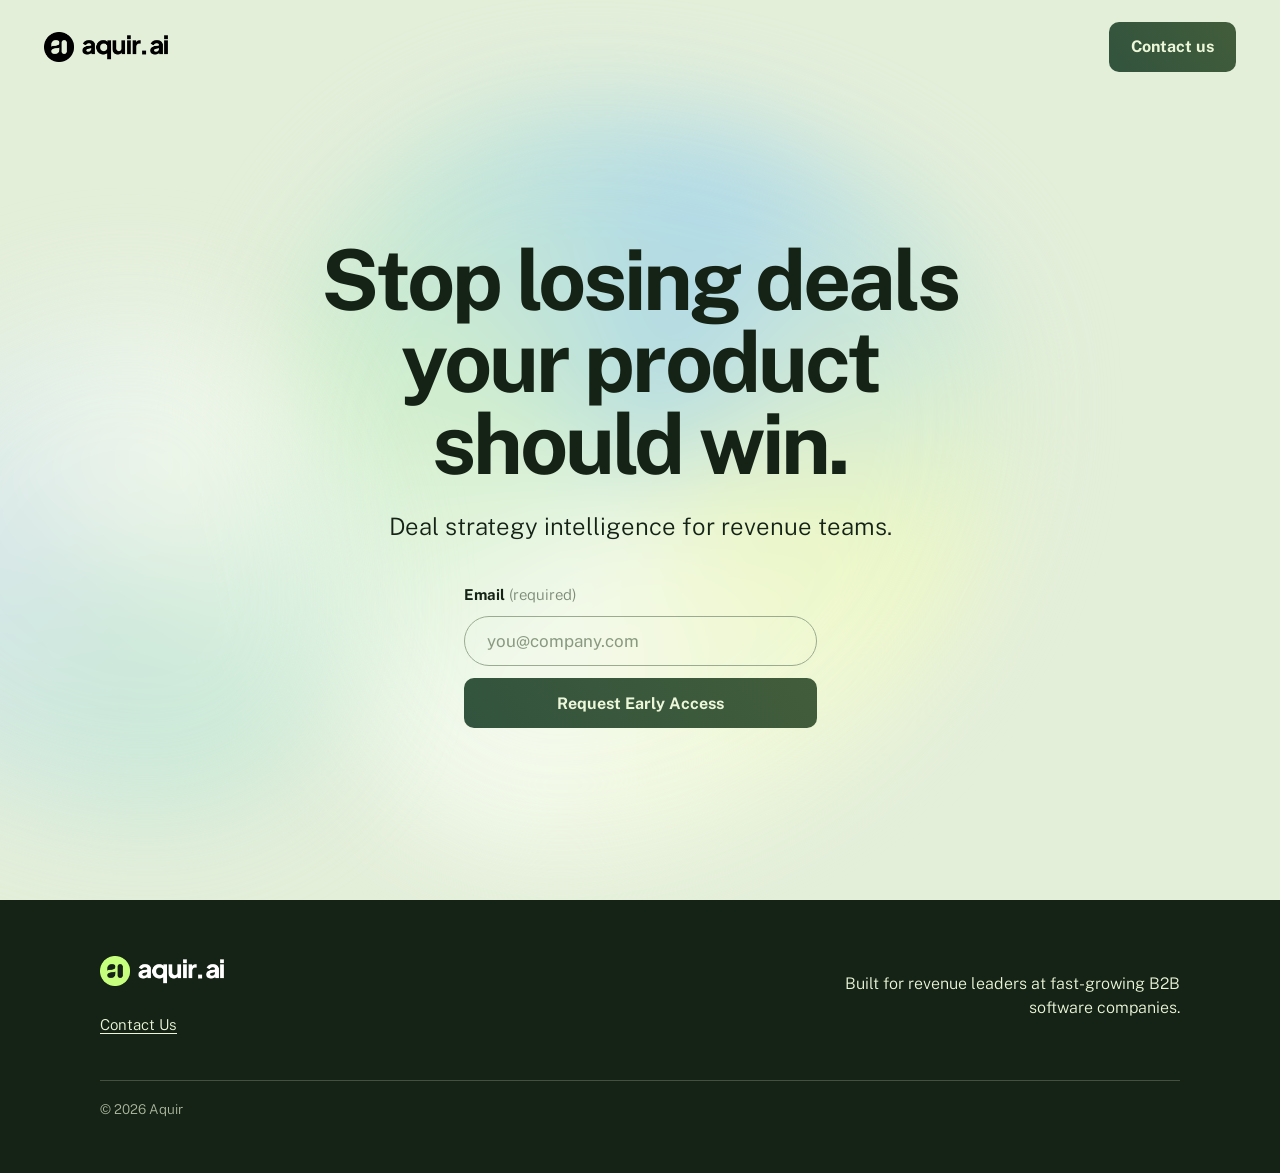
<file: index.html>
<!doctype html>
<html lang="en">
<head>
  <meta charset="utf-8" />
  <meta name="viewport" content="width=device-width, initial-scale=1" />
  <title>aquir.ai — Deal strategy intelligence for revenue teams</title>
  <meta name="description" content="Aquir is deal strategy intelligence for revenue teams. Stop losing deals your product should win. Request early access." />
  <meta name="theme-color" content="#E4EFDA" />

  <meta property="og:type" content="website" />
  <meta property="og:title" content="aquir.ai — Deal strategy intelligence for revenue teams" />
  <meta property="og:description" content="Stop losing deals your product should win." />
  <meta property="og:url" content="https://aquir.ai" />

  <link rel="preconnect" href="https://fonts.googleapis.com" />
  <link rel="preconnect" href="https://fonts.gstatic.com" crossorigin />
  <link href="https://fonts.googleapis.com/css2?family=Public+Sans:wght@300;500;700&display=swap" rel="stylesheet" />

  <link rel="stylesheet" href="styles.css" />
  <link rel="icon" href="data:image/svg+xml,<svg xmlns='http://www.w3.org/2000/svg' viewBox='0 0 32 32'><circle cx='16' cy='16' r='16' fill='%23152316'/><text x='16' y='23' text-anchor='middle' font-family='sans-serif' font-weight='700' font-size='20' fill='%23ECF7D9'>a</text></svg>" />
</head>
<body>

  <!-- ============================= HERO ============================= -->
  <section class="hero" id="hero">
    <div class="blobs" aria-hidden="true">
      <span class="blob blob--glow"></span>
      <span class="blob blob--accent"></span>
    </div>

    <header class="site-header">
      <a class="brand" href="/" aria-label="aquir.ai home">
        <img class="brand__img" src="assets/logo-dark.png" width="470" height="114" alt="aquir.ai" />
      </a>
      <a class="btn btn--contact" href="contact.html">Contact us</a>
    </header>

    <div class="hero__content">
      <h1>Stop losing deals<br />your product<br />should win.</h1>
      <p class="sub">Deal strategy intelligence for revenue teams.</p>

      <!-- Early-access capture via Web3Forms (submissions emailed to the
           registered inbox). The access_key is public by design — safe in HTML. -->
      <form class="signup" id="signup" action="https://api.web3forms.com/submit" method="POST" novalidate>
        <input type="hidden" name="access_key" value="b8186f8d-525e-4fec-a610-77e7c552d2ee" />
        <input type="hidden" name="subject" value="New Aquir early-access signup" />
        <input type="hidden" name="from_name" value="Aquir early-access form" />
        <!-- honeypot: bots tick this; real users never see it -->
        <input type="checkbox" name="botcheck" class="hp" tabindex="-1" autocomplete="off" aria-hidden="true" />
        <label class="signup__label" for="email"><b>Email</b><span class="req">(required)</span></label>
        <input id="email" name="email" type="email" required placeholder="you@company.com" autocomplete="email" />
        <button type="submit">Request Early Access</button>
      </form>
      <div class="signup__ok" id="signup-ok" role="status" hidden>
        <p class="signup__ok-title">You're on the list.</p>
        <p>Your team already has the signals to win. Aquir turns them into a clear plan for every competitive deal and helps your team act on it.</p>
        <p>We'll be in touch soon.</p>
      </div>
      <p class="signup__err" id="signup-err" role="alert" hidden>Something went wrong — please email <a href="mailto:hello@aquir.ai">hello@aquir.ai</a>.</p>
    </div>

  </section>

  <!-- ============================ FOOTER ============================ -->
  <footer class="site-footer">
    <div class="site-footer__inner">
      <div class="site-footer__cols">
        <div>
          <a class="brand" href="/" aria-label="aquir.ai home">
            <img class="brand__img" src="assets/logo-white.png" width="235" height="57" alt="aquir.ai" />
          </a>
          <nav class="footer-links" aria-label="Footer">
            <a href="contact.html">Contact Us</a>
          </nav>
        </div>
        <p class="site-footer__blurb">Built for revenue leaders at fast-growing B2B software companies.</p>
      </div>
      <hr class="site-footer__rule" />
      <p class="site-footer__copy">&copy; <span id="year">2026</span> Aquir</p>
    </div>
  </footer>

  <script>
    document.getElementById('year').textContent = new Date().getFullYear();

    // email capture — POST to Web3Forms via AJAX, keep the inline confirmation
    var form = document.getElementById('signup');
    var ok = document.getElementById('signup-ok');
    var err = document.getElementById('signup-err');
    var submitBtn = form.querySelector('button[type="submit"]');
    form.addEventListener('submit', function (e) {
      e.preventDefault();
      var email = form.email;
      if (!email.value || !email.checkValidity()) { email.reportValidity(); return; }
      err.hidden = true;
      submitBtn.disabled = true;
      submitBtn.textContent = 'Sending…';
      fetch('https://api.web3forms.com/submit', {
        method: 'POST',
        headers: { 'Content-Type': 'application/json', 'Accept': 'application/json' },
        body: JSON.stringify(Object.fromEntries(new FormData(form)))
      })
        .then(function (r) { return r.json(); })
        .then(function (data) {
          if (data.success) { form.hidden = true; ok.hidden = false; }
          else { throw new Error(data.message || 'submit failed'); }
        })
        .catch(function () {
          submitBtn.disabled = false;
          submitBtn.textContent = 'Request Early Access';
          err.hidden = false;
        });
    });
  </script>
</body>
</html>
</file>
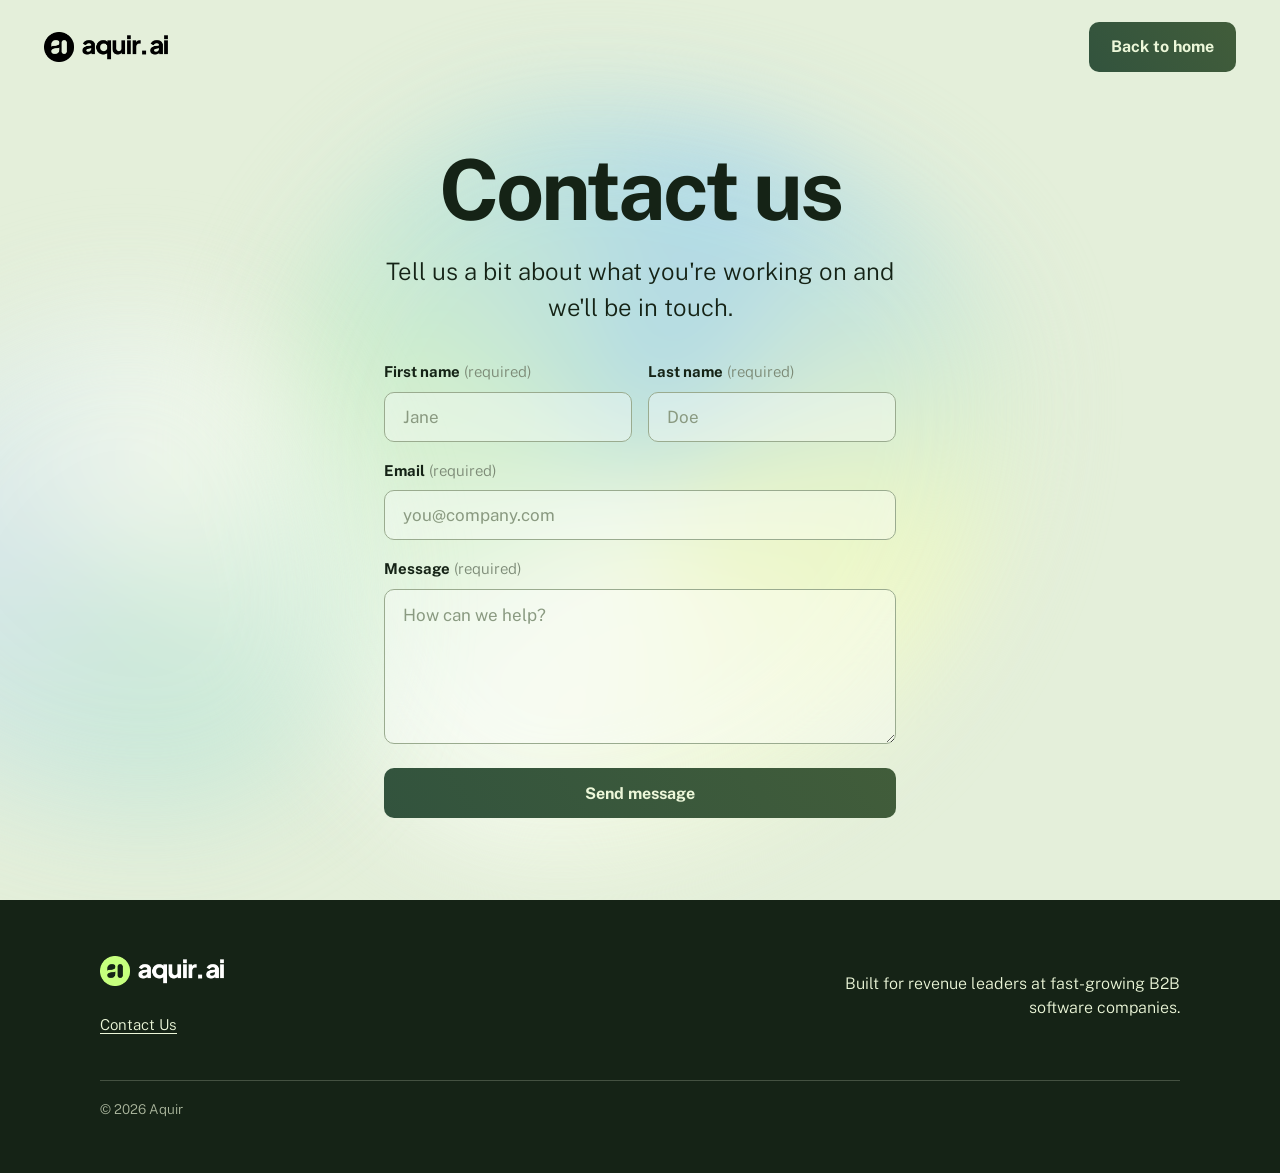
<file: contact.html>
<!doctype html>
<html lang="en">
<head>
  <meta charset="utf-8" />
  <meta name="viewport" content="width=device-width, initial-scale=1" />
  <title>Contact — aquir.ai</title>
  <meta name="description" content="Get in touch with the Aquir team." />
  <meta name="theme-color" content="#E4EFDA" />

  <meta property="og:type" content="website" />
  <meta property="og:title" content="Contact — aquir.ai" />
  <meta property="og:description" content="Get in touch with the Aquir team." />
  <meta property="og:url" content="https://aquir.ai/contact.html" />

  <link rel="preconnect" href="https://fonts.googleapis.com" />
  <link rel="preconnect" href="https://fonts.gstatic.com" crossorigin />
  <link href="https://fonts.googleapis.com/css2?family=Public+Sans:wght@300;500;700&display=swap" rel="stylesheet" />

  <link rel="stylesheet" href="styles.css" />
  <link rel="icon" href="data:image/svg+xml,<svg xmlns='http://www.w3.org/2000/svg' viewBox='0 0 32 32'><circle cx='16' cy='16' r='16' fill='%23152316'/><text x='16' y='23' text-anchor='middle' font-family='sans-serif' font-weight='700' font-size='20' fill='%23ECF7D9'>a</text></svg>" />
</head>
<body>

  <!-- ============================= CONTACT ============================= -->
  <section class="hero" id="hero">
    <div class="blobs" aria-hidden="true">
      <span class="blob blob--glow"></span>
      <span class="blob blob--accent"></span>
    </div>

    <header class="site-header">
      <a class="brand" href="/" aria-label="aquir.ai home">
        <img class="brand__img" src="assets/logo-dark.png" width="470" height="114" alt="aquir.ai" />
      </a>
      <a class="btn btn--contact" href="/">Back to home</a>
    </header>

    <div class="hero__content contact__content">
      <h1 class="contact__title">Contact us</h1>
      <p class="sub">Tell us a bit about what you're working on and we'll be in touch.</p>

      <!-- Contact form via Web3Forms (submissions emailed to the registered
           inbox). The access_key is public by design — safe in HTML. -->
      <form class="contact-form" id="contact" action="https://api.web3forms.com/submit" method="POST" novalidate>
        <input type="hidden" name="access_key" value="b8186f8d-525e-4fec-a610-77e7c552d2ee" />
        <input type="hidden" name="subject" value="New contact-form message — Aquir" />
        <input type="hidden" name="from_name" value="Aquir contact form" />
        <!-- honeypot: bots tick this; real users never see it -->
        <input type="checkbox" name="botcheck" class="hp" tabindex="-1" autocomplete="off" aria-hidden="true" />

        <div class="field-row">
          <div class="field">
            <label for="first_name"><b>First name</b><span class="req">(required)</span></label>
            <input id="first_name" name="first_name" type="text" required autocomplete="given-name" placeholder="Jane" />
          </div>
          <div class="field">
            <label for="last_name"><b>Last name</b><span class="req">(required)</span></label>
            <input id="last_name" name="last_name" type="text" required autocomplete="family-name" placeholder="Doe" />
          </div>
        </div>
        <div class="field">
          <label for="email"><b>Email</b><span class="req">(required)</span></label>
          <input id="email" name="email" type="email" required autocomplete="email" placeholder="you@company.com" />
        </div>
        <div class="field">
          <label for="message"><b>Message</b><span class="req">(required)</span></label>
          <textarea id="message" name="message" rows="5" required placeholder="How can we help?"></textarea>
        </div>
        <button type="submit">Send message</button>
      </form>
      <div class="signup__ok contact__ok" id="contact-ok" role="status" hidden>
        <p class="signup__ok-title">Message sent.</p>
        <p>Thanks for reaching out — your message is on its way to the Aquir team. We'll be in touch soon.</p>
      </div>
      <p class="signup__err" id="contact-err" role="alert" hidden>Something went wrong — please email <a href="mailto:hello@aquir.ai">hello@aquir.ai</a>.</p>
    </div>
  </section>

  <!-- ============================ FOOTER ============================ -->
  <footer class="site-footer">
    <div class="site-footer__inner">
      <div class="site-footer__cols">
        <div>
          <a class="brand" href="/" aria-label="aquir.ai home">
            <img class="brand__img" src="assets/logo-white.png" width="235" height="57" alt="aquir.ai" />
          </a>
          <nav class="footer-links" aria-label="Footer">
            <a href="contact.html">Contact Us</a>
          </nav>
        </div>
        <p class="site-footer__blurb">Built for revenue leaders at fast-growing B2B software companies.</p>
      </div>
      <hr class="site-footer__rule" />
      <p class="site-footer__copy">&copy; <span id="year">2026</span> Aquir</p>
    </div>
  </footer>

  <script>
    document.getElementById('year').textContent = new Date().getFullYear();

    // contact form — POST to Web3Forms via AJAX, keep the inline confirmation
    var form = document.getElementById('contact');
    var ok = document.getElementById('contact-ok');
    var err = document.getElementById('contact-err');
    var submitBtn = form.querySelector('button[type="submit"]');
    form.addEventListener('submit', function (e) {
      e.preventDefault();
      if (!form.checkValidity()) { form.reportValidity(); return; }
      err.hidden = true;
      submitBtn.disabled = true;
      submitBtn.textContent = 'Sending…';
      var data = Object.fromEntries(new FormData(form));
      // let the team reply straight to the sender
      data.replyto = data.email;
      fetch('https://api.web3forms.com/submit', {
        method: 'POST',
        headers: { 'Content-Type': 'application/json', 'Accept': 'application/json' },
        body: JSON.stringify(data)
      })
        .then(function (r) { return r.json(); })
        .then(function (result) {
          if (result.success) { form.hidden = true; ok.hidden = false; }
          else { throw new Error(result.message || 'submit failed'); }
        })
        .catch(function () {
          submitBtn.disabled = false;
          submitBtn.textContent = 'Send message';
          err.hidden = false;
        });
    });
  </script>
</body>
</html>
</file>
<file: styles.css>
/* ============================================================
   aquir.ai — single-page marketing site
   Public Sans · dark-green / cream-green palette
   Two sections: hero (animated blobs) + footer. No build step.
   ============================================================ */

:root {
  --ink:         #152316;   /* headings, footer bg, body text (near-black dark green) */
  --btn:         #244224;   /* button backgrounds (medium dark green) */
  --cream-green: #ECF7D9;   /* button/footer text */
  --hero-bg:     #E4EFDA;   /* hero base background (pale sage green) */
  --glow:        #F6FBF1;   /* soft near-white mint glow */
  --cream:       #F2EDE9;   /* fallback page background (muted cream) */
  --accent-sheen: linear-gradient(58deg, rgba(136,188,216,.14), rgba(243,255,193,.14)); /* subtle button sheen */

  --r-btn:  10px;           /* rectangular buttons */
  --r-pill: 27px;           /* email input */

  --maxw-hero: 760px;
  --maxw-foot: 1080px;
  --ease: cubic-bezier(.4, 0, .2, 1);
}

*, *::before, *::after { box-sizing: border-box; }
html { -webkit-text-size-adjust: 100%; }
body {
  margin: 0;
  background: var(--cream);
  color: var(--ink);
  font-family: "Public Sans", ui-sans-serif, system-ui, sans-serif;
  font-weight: 300;
  font-size: 17px;
  line-height: 1.5;
  -webkit-font-smoothing: antialiased;
  overflow-x: hidden;
}
a { color: inherit; }
img, svg { display: block; }
h1 { margin: 0; }
:focus-visible { outline: 3px solid var(--btn); outline-offset: 3px; border-radius: 6px; }
::selection { background: var(--btn); color: var(--cream-green); }

/* --------------------------- shared bits ------------------------------ */
.brand { display: inline-flex; align-items: center; gap: 11px; font-weight: 700; font-size: 21px; letter-spacing: -.02em; text-decoration: none; }
.brand__mark { width: 30px; height: 30px; flex: none; }
.brand__mark text { font-family: "Public Sans", sans-serif; }
.brand__img { height: 30px; width: auto; }

.btn {
  display: inline-flex; align-items: center; justify-content: center;
  font-family: inherit; font-weight: 700; font-size: 16px; line-height: 1;
  background: var(--accent-sheen), var(--btn); color: var(--cream-green);
  border: 0; border-radius: var(--r-btn); cursor: pointer;
  text-decoration: none;
  transition: background .18s var(--ease), transform .18s var(--ease);
}
.btn:hover { background: var(--accent-sheen), #1c351c; transform: translateY(-1px); }
.btn:active { transform: translateY(0); }

/* ============================== HERO ================================== */
.hero {
  position: relative;
  min-height: 100vh;
  min-height: 100svh;
  display: flex;
  flex-direction: column;
  background: var(--hero-bg);
  overflow: hidden;
  isolation: isolate;
}

/* animated soft-focus glow (CSS-only) — one large mint blob + a subtle accent */
.blobs { position: absolute; inset: 0; z-index: -1; pointer-events: none; }
.blob { position: absolute; border-radius: 50%; will-change: transform; }

/* primary: large twisting organic blob — morphs its silhouette and rotates
   slowly while a conic gradient sweeps color around it (mint→blue→yellow) */
.blob--glow {
  width: 58vw; height: 58vw;
  left: 21vw; top: 12%;
  background: conic-gradient(from 210deg at 50% 50%,
    #F6FBF1 0deg, #cfeecb 80deg, #a9d6ea 165deg, #eef8c4 255deg, #F6FBF1 360deg);
  border-radius: 42% 58% 63% 37% / 45% 38% 62% 55%;
  filter: blur(52px); opacity: .9;
  animation: twist-glow 22s var(--ease) infinite;
}
/* secondary: smaller counter-twisting blob for organic depth, left side */
.blob--accent {
  width: 40vw; height: 40vw;
  left: -12%; top: 34%;
  background: conic-gradient(from 40deg at 50% 50%,
    #F6FBF1 0deg, #bfe6d6 110deg, #cfe3ee 230deg, #F6FBF1 360deg);
  border-radius: 58% 42% 38% 62% / 55% 62% 38% 45%;
  filter: blur(56px); opacity: .7;
  animation: twist-accent 18s var(--ease) infinite;
}

@keyframes twist-glow {
  0%,100% { transform: translate(0,0) rotate(0deg) scale(1);
            border-radius: 42% 58% 63% 37% / 45% 38% 62% 55%; }
  50%     { transform: translate(3vw, 3vh) rotate(180deg) scale(1.08);
            border-radius: 62% 38% 34% 66% / 60% 55% 45% 40%; }
}
@keyframes twist-accent {
  0%,100% { transform: translate(0,0) rotate(0deg) scale(1);
            border-radius: 58% 42% 38% 62% / 55% 62% 38% 45%; }
  50%     { transform: translate(-3vw, -2vh) rotate(-160deg) scale(1.06);
            border-radius: 40% 60% 62% 38% / 42% 38% 62% 58%; }
}

.hero.is-paused .blob { animation-play-state: paused; }
@media (prefers-reduced-motion: reduce) { .blob { animation: none !important; } }

/* header — transparent, on the hero */
.site-header {
  flex: none;
  display: flex; align-items: center; justify-content: space-between;
  gap: 16px;
  padding: 22px clamp(20px, 5vw, 44px);
}
.site-header .brand { color: var(--ink); }
.btn--contact { padding: 17px 22px; }

/* hero content — centered constrained column */
.hero__content {
  flex: 1;
  display: flex; flex-direction: column; align-items: center; justify-content: center;
  text-align: center;
  width: 100%; max-width: var(--maxw-hero);
  margin-inline: auto;
  padding: clamp(32px, 6vh, 72px) 24px clamp(64px, 9vh, 104px);
}
.hero h1 {
  font-weight: 700;
  font-size: clamp(34px, 9vw, 84px);
  line-height: 0.98;
  letter-spacing: -0.035em;
  color: var(--ink);
  overflow-wrap: break-word;
}
.hero .sub {
  margin: 22px 0 0;
  font-weight: 300;
  font-size: clamp(18px, 3.2vw, 24px);
  color: var(--ink);
}

/* email capture */
.signup { margin-top: 40px; width: 100%; max-width: 353px; text-align: left; }
.signup__label { display: block; margin-bottom: 10px; font-size: 15px; }
.signup__label b { font-weight: 700; }
.signup__label .req { color: #7c8a76; font-weight: 300; margin-left: 4px; }
.signup input {
  width: 100%; height: 50px;
  padding: 0 22px;
  font: inherit; font-weight: 400; color: var(--ink);
  background: transparent;
  border: 1px solid #9aab8f;
  border-radius: var(--r-pill);
  transition: border-color .15s, box-shadow .15s;
}
.signup input::placeholder { color: #8a9a81; }
.signup input:focus { outline: none; border-color: var(--btn); box-shadow: 0 0 0 3px rgba(36,66,36,.16); }
.signup button {
  width: 100%; height: 50px; margin-top: 12px;
  font-family: inherit; font-weight: 700; font-size: 16px;
  color: var(--cream-green); background: var(--accent-sheen), var(--btn);
  border: 0; border-radius: var(--r-btn); cursor: pointer;
  transition: background .18s var(--ease), transform .18s var(--ease);
}
.signup button:hover { background: var(--accent-sheen), #1c351c; transform: translateY(-1px); }
.signup__ok { margin-top: 48px; max-width: 500px; color: var(--btn); }
.signup__ok[hidden] { display: none; }
.signup__ok p { margin: 0 0 12px; font-weight: 400; }
.signup__ok p:last-child { margin-bottom: 0; }
.signup__ok-title { font-weight: 700; font-size: 19px; }
.hp { position: absolute !important; left: -9999px !important; width: 1px; height: 1px; opacity: 0; }
.signup__err { margin-top: 14px; max-width: 353px; font-weight: 500; color: #9d2f1a; }
.signup__err a { color: inherit; }
.signup__err[hidden] { display: none; }

/* ============================= CONTACT ================================ */
.contact__content { max-width: 560px; align-items: stretch; text-align: left; }
.contact__title { text-align: center; font-size: clamp(34px, 7vw, 60px); line-height: 1; letter-spacing: -0.035em; color: var(--ink); }
.contact__content .sub { text-align: center; }

.contact-form { margin-top: 36px; width: 100%; display: flex; flex-direction: column; gap: 18px; }
.contact-form[hidden] { display: none; }
.field { display: flex; flex-direction: column; }
.field-row { display: flex; gap: 16px; }
.field-row .field { flex: 1; }
.field label { margin-bottom: 8px; font-size: 15px; }
.field label b { font-weight: 700; }
.field .req { color: #7c8a76; font-weight: 300; margin-left: 4px; }

.contact-form input,
.contact-form textarea {
  width: 100%;
  padding: 13px 18px;
  font: inherit; font-weight: 400; color: var(--ink);
  background: rgba(255,255,255,.35);
  border: 1px solid #9aab8f;
  border-radius: var(--r-btn);
  transition: border-color .15s, box-shadow .15s;
}
.contact-form input { height: 50px; padding-block: 0; }
.contact-form textarea { resize: vertical; min-height: 128px; line-height: 1.5; }
.contact-form input::placeholder,
.contact-form textarea::placeholder { color: #8a9a81; }
.contact-form input:focus,
.contact-form textarea:focus { outline: none; border-color: var(--btn); box-shadow: 0 0 0 3px rgba(36,66,36,.16); }

.contact-form button {
  margin-top: 6px; height: 50px;
  font-family: inherit; font-weight: 700; font-size: 16px;
  color: var(--cream-green); background: var(--accent-sheen), var(--btn);
  border: 0; border-radius: var(--r-btn); cursor: pointer;
  transition: background .18s var(--ease), transform .18s var(--ease);
}
.contact-form button:hover { background: var(--accent-sheen), #1c351c; transform: translateY(-1px); }
.contact-form button:disabled { opacity: .7; cursor: default; }

.contact__ok { text-align: center; margin-inline: auto; }

@media (max-width: 520px) {
  .field-row { flex-direction: column; gap: 18px; }
}

/* ============================= FOOTER ================================= */
.site-footer { background: var(--ink); color: var(--cream-green); padding: 56px clamp(20px, 5vw, 44px) 40px; }
.site-footer__inner { max-width: var(--maxw-foot); margin-inline: auto; }
.site-footer__cols { display: flex; justify-content: space-between; gap: 40px; flex-wrap: wrap; }
.site-footer .brand { color: var(--cream-green); }
.footer-links { margin-top: 20px; display: flex; flex-direction: column; gap: 12px; }
.footer-links a { color: var(--cream-green); font-size: 15px; text-decoration: underline; text-underline-offset: 3px; }
.footer-links a:hover { opacity: .85; }
.site-footer__blurb { max-width: 34ch; text-align: right; font-size: 16px; line-height: 1.5; color: var(--cream-green); }
.site-footer__rule { margin: 44px 0 18px; border: 0; border-top: 1px solid rgba(236,247,217,.22); }
.site-footer__copy { font-size: 13.5px; color: rgba(236,247,217,.7); }

@media (max-width: 620px) {
  .site-footer__cols { flex-direction: column; gap: 28px; }
  .site-footer__blurb { text-align: left; max-width: none; }
}
</file>
